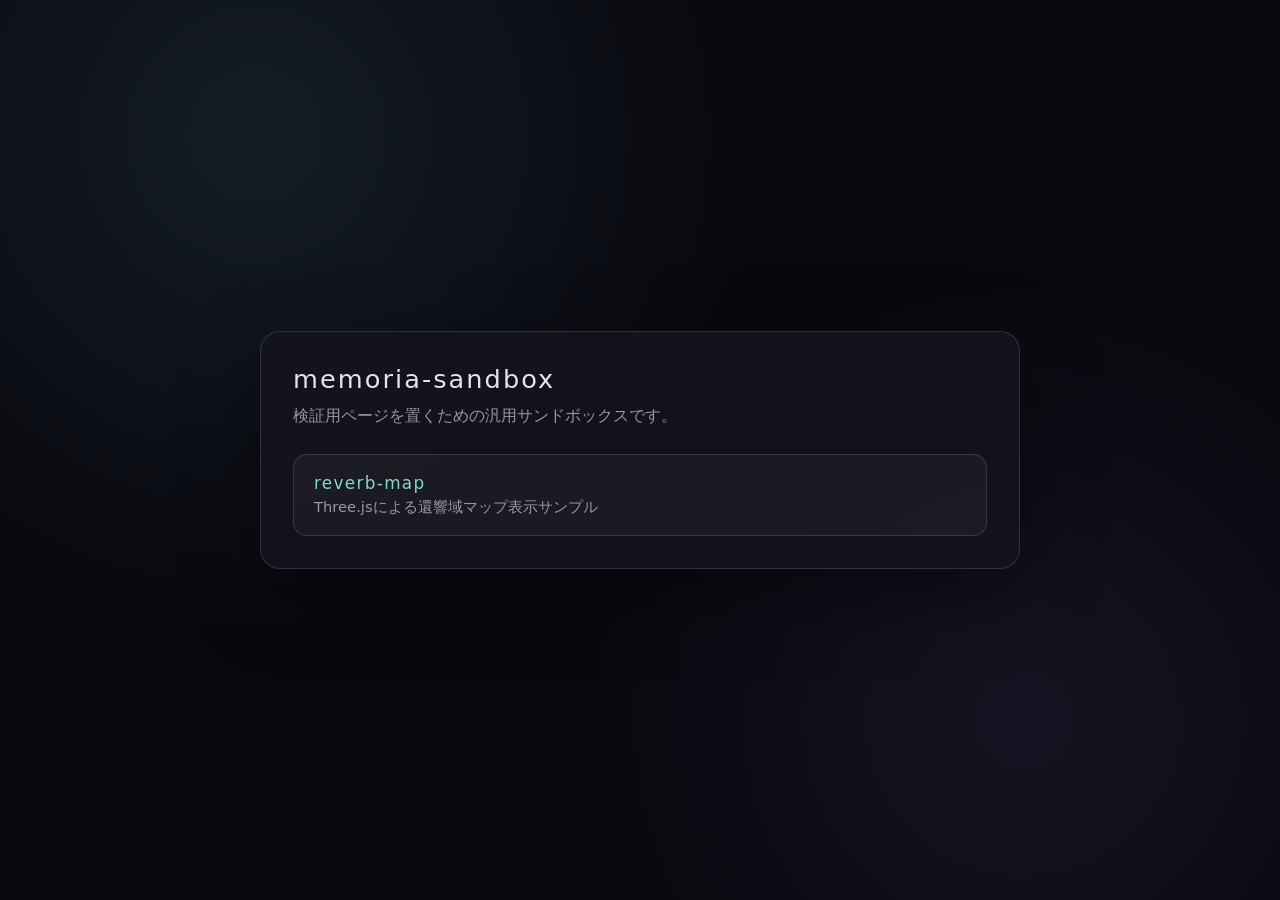
<file: index.html>
<!DOCTYPE html>
<html lang="ja">
<head>
  <meta charset="UTF-8">
  <meta name="viewport" content="width=device-width, initial-scale=1.0">
  <title>memoria-sandbox</title>
  <style>
    :root {
      color-scheme: dark;
      --bg: #08080d;
      --surface: rgba(20, 20, 30, 0.86);
      --border: rgba(160, 150, 220, 0.22);
      --text: #e6e2f0;
      --muted: #9a94ad;
      --accent: #85d8c2;
    }

    * { box-sizing: border-box; }

    body {
      margin: 0;
      min-height: 100vh;
      display: grid;
      place-items: center;
      background:
        radial-gradient(circle at 20% 15%, rgba(80, 120, 150, 0.18), transparent 32rem),
        radial-gradient(circle at 80% 80%, rgba(100, 80, 150, 0.16), transparent 28rem),
        var(--bg);
      color: var(--text);
      font-family: system-ui, -apple-system, BlinkMacSystemFont, "Segoe UI", sans-serif;
    }

    main {
      width: min(760px, calc(100vw - 32px));
      padding: 32px;
      border: 1px solid var(--border);
      border-radius: 20px;
      background: var(--surface);
      box-shadow: 0 24px 80px rgba(0, 0, 0, 0.36);
    }

    h1 {
      margin: 0 0 8px;
      font-size: 1.6rem;
      font-weight: 500;
      letter-spacing: 0.08em;
    }

    p {
      margin: 0 0 24px;
      color: var(--muted);
      line-height: 1.8;
    }

    a {
      display: block;
      padding: 18px 20px;
      border: 1px solid var(--border);
      border-radius: 14px;
      color: var(--text);
      text-decoration: none;
      background: rgba(255, 255, 255, 0.035);
      transition: border-color 160ms ease, transform 160ms ease, background 160ms ease;
    }

    a:hover,
    a:focus-visible {
      border-color: rgba(133, 216, 194, 0.7);
      background: rgba(133, 216, 194, 0.08);
      transform: translateY(-1px);
      outline: none;
    }

    .title {
      display: block;
      margin-bottom: 4px;
      color: var(--accent);
      font-size: 1.05rem;
      letter-spacing: 0.08em;
    }

    .desc {
      color: var(--muted);
      font-size: 0.92rem;
    }
  </style>
</head>
<body>
  <main>
    <h1>memoria-sandbox</h1>
    <p>検証用ページを置くための汎用サンドボックスです。</p>

    <a href="./reverb-map/">
      <span class="title">reverb-map</span>
      <span class="desc">Three.jsによる還響域マップ表示サンプル</span>
    </a>
  </main>
</body>
</html>
</file>
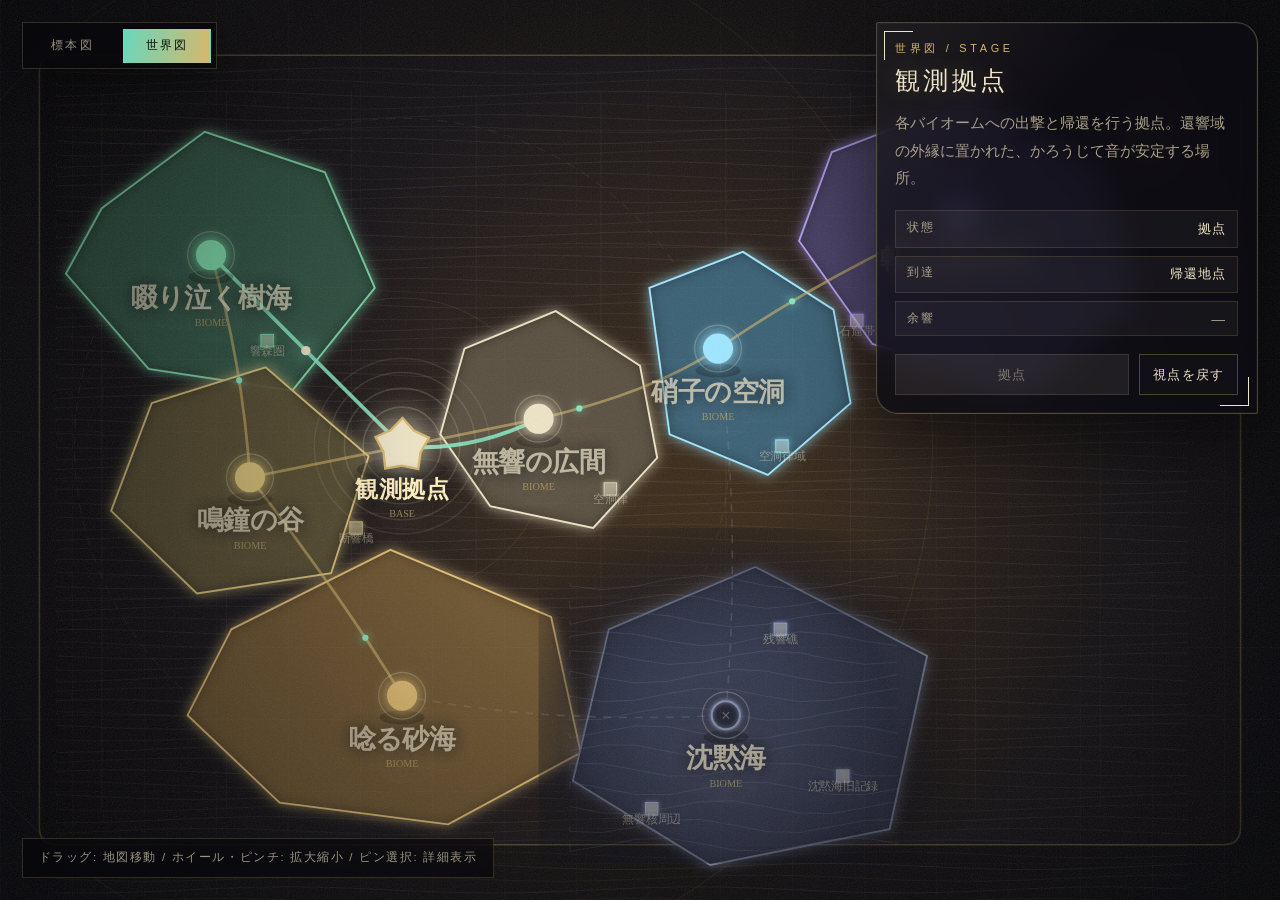
<file: reverb-map/atlas.html>
<!DOCTYPE html>
<html lang="ja">
<head>
  <meta charset="UTF-8" />
  <meta name="viewport" content="width=device-width, initial-scale=1.0" />
  <title>残響録 ワールドマップ案</title>
  <link rel="stylesheet" href="styles.css" />
</head>
<body>
  <main id="app">
    <nav class="map-tabs" aria-label="マップ表示切替">
      <a class="map-tab" href="./">標本図</a>
      <a class="map-tab is-active" href="./atlas.html">世界図</a>
    </nav>

    <canvas id="atlas-canvas" aria-label="還響域ワールドマップ"></canvas>

    <section id="hud" aria-label="選択中のステージ情報" aria-expanded="false">
      <button id="sheet-toggle" type="button" aria-label="ステージ情報を開閉">
        <span class="sheet-grip" aria-hidden="true"></span>
        <span class="sheet-summary">
          <span id="sheet-title">森の共鳴</span>
          <span id="sheet-state">攻略済み</span>
        </span>
      </button>

      <div id="sheet-detail">
        <div class="hud-kicker">世界図 / STAGE</div>
        <h1 id="node-title">森の共鳴</h1>
        <p id="node-desc">響森圏の中心にある安定した共鳴点。周辺の街道がここから分岐する。</p>

        <dl class="stats">
          <div>
            <dt>状態</dt>
            <dd id="node-state">攻略済み</dd>
          </div>
          <div>
            <dt>到達</dt>
            <dd id="node-depth">深度1 / 階層30</dd>
          </div>
          <div>
            <dt>余響</dt>
            <dd id="node-echo">+12</dd>
          </div>
        </dl>

        <div class="actions">
          <button id="deploy-btn" type="button">このステージへ出撃</button>
          <button id="reset-btn" type="button">視点を戻す</button>
        </div>
      </div>
    </section>

    <section id="hint" aria-label="操作説明">
      ドラッグ: 地図移動 / ホイール・ピンチ: 拡大縮小 / ピン選択: 詳細表示
    </section>
  </main>

  <script type="module" src="atlas.js"></script>
</body>
</html>
</file>
<file: reverb-map/styles.css>
* { box-sizing: border-box; }

:root {
  --bg: #040408;
  --surface: rgba(12, 11, 18, .78);
  --surface-strong: rgba(20, 17, 24, .95);
  --border: rgba(197, 178, 126, .34);
  --text: #eee4c7;
  --muted: #a99f89;
  --accent: #86e7bf;
  --accent2: #d6b86b;
  --danger: #d56b82;
}

html,
body,
#app {
  width: 100%;
  height: 100%;
  margin: 0;
  overflow: hidden;
  background:
    radial-gradient(circle at 50% 42%, rgba(95, 76, 42, .18), transparent 34rem),
    radial-gradient(circle at 18% 22%, rgba(64, 123, 102, .16), transparent 28rem),
    radial-gradient(circle at 80% 76%, rgba(114, 62, 74, .15), transparent 32rem),
    var(--bg);
  color: var(--text);
  font-family: "Yu Mincho", "Hiragino Mincho ProN", "Times New Roman", serif;
}

#app::before {
  content: '';
  position: fixed;
  inset: 0;
  pointer-events: none;
  z-index: 1;
  background:
    linear-gradient(90deg, rgba(255,255,255,.025) 1px, transparent 1px),
    linear-gradient(0deg, rgba(255,255,255,.018) 1px, transparent 1px),
    radial-gradient(circle at center, transparent 42%, rgba(0,0,0,.55) 100%);
  background-size: 72px 72px, 72px 72px, auto;
  mix-blend-mode: screen;
  opacity: .42;
}

#app::after {
  content: '';
  position: fixed;
  inset: 0;
  pointer-events: none;
  z-index: 2;
  opacity: .11;
  background-image: url("data:image/svg+xml,%3Csvg xmlns='http://www.w3.org/2000/svg' width='180' height='180'%3E%3Cfilter id='n'%3E%3CfeTurbulence type='fractalNoise' baseFrequency='.8' numOctaves='3' stitchTiles='stitch'/%3E%3C/filter%3E%3Crect width='180' height='180' filter='url(%23n)' opacity='.95'/%3E%3C/svg%3E");
}

#map-canvas,
#atlas-canvas {
  position: fixed;
  inset: 0;
  width: 100%;
  height: 100%;
  display: block;
  z-index: 0;
}

.map-tabs {
  position: fixed;
  top: 1.4rem;
  left: 1.4rem;
  z-index: 5;
  display: flex;
  gap: .4rem;
  padding: .32rem;
  background: rgba(5, 5, 10, .62);
  border: 1px solid rgba(214, 184, 107, .22);
  backdrop-filter: blur(12px);
  box-shadow: 0 14px 42px rgba(0, 0, 0, .38);
}

.map-tab {
  min-width: 5.5rem;
  padding: .55rem .9rem;
  color: rgba(238, 228, 199, .62);
  text-decoration: none;
  text-align: center;
  border: 1px solid transparent;
  font-family: "Hiragino Kaku Gothic ProN", "Yu Gothic", sans-serif;
  font-size: .72rem;
  letter-spacing: .18em;
}

.map-tab:hover,
.map-tab:focus-visible {
  color: var(--text);
  border-color: rgba(214, 184, 107, .34);
  outline: none;
}

.map-tab.is-active {
  color: #06110d;
  background: linear-gradient(100deg, #69d7bd, #d6b86b);
  border-color: transparent;
}

#hud {
  position: fixed;
  top: 1.4rem;
  right: 1.4rem;
  width: min(382px, calc(100vw - 2.8rem));
  padding: 1.15rem;
  z-index: 4;
  background:
    linear-gradient(135deg, rgba(238, 228, 199, .08), transparent 34%),
    var(--surface);
  border: 1px solid var(--border);
  border-radius: 2px 22px 2px 22px;
  box-shadow: 0 24px 72px rgba(0, 0, 0, .52), inset 0 0 0 1px rgba(255,255,255,.035);
  backdrop-filter: blur(15px) saturate(1.08);
}

#hud::before,
#hud::after {
  content: '';
  position: absolute;
  width: 28px;
  height: 28px;
  pointer-events: none;
  border-color: rgba(214, 184, 107, .74);
}

#hud::before {
  top: .48rem;
  left: .48rem;
  border-top: 1px solid;
  border-left: 1px solid;
}

#hud::after {
  right: .48rem;
  bottom: .48rem;
  border-right: 1px solid;
  border-bottom: 1px solid;
}

#sheet-toggle { display: none; }

.hud-kicker {
  color: var(--accent2);
  font-size: .68rem;
  letter-spacing: .34em;
  margin-bottom: .5rem;
  font-family: "Hiragino Kaku Gothic ProN", "Yu Gothic", sans-serif;
}

h1 {
  font-size: 1.55rem;
  font-weight: 500;
  letter-spacing: .14em;
  margin: 0 0 .8rem;
  text-shadow: 0 0 24px rgba(214, 184, 107, .22);
}

p {
  color: var(--muted);
  line-height: 1.9;
  margin: 0 0 1.05rem;
  font-size: .92rem;
}

.stats {
  display: grid;
  grid-template-columns: 1fr;
  gap: .48rem;
  margin: 0 0 1.1rem;
}

.stats div {
  display: flex;
  justify-content: space-between;
  gap: 1rem;
  padding: .55rem .7rem;
  background: rgba(255, 244, 205, .035);
  border: 1px solid rgba(214, 184, 107, .16);
}

dt {
  color: var(--muted);
  font-size: .72rem;
  letter-spacing: .18em;
  font-family: "Hiragino Kaku Gothic ProN", "Yu Gothic", sans-serif;
}

dd {
  margin: 0;
  color: var(--text);
  font-size: .84rem;
  letter-spacing: .08em;
}

.actions {
  display: flex;
  gap: .65rem;
}

button {
  border: 1px solid rgba(214, 184, 107, .3);
  background: var(--surface-strong);
  color: var(--text);
  padding: .66rem .82rem;
  cursor: pointer;
  letter-spacing: .09em;
  font-family: "Hiragino Kaku Gothic ProN", "Yu Gothic", sans-serif;
  transition: transform .18s ease, border-color .18s ease, filter .18s ease;
}

button:hover,
button:focus {
  border-color: var(--accent2);
  transform: translateY(-1px);
  outline: none;
}

#deploy-btn {
  flex: 1;
  color: #06110d;
  background: linear-gradient(100deg, #69d7bd, #d6b86b);
  border-color: transparent;
  box-shadow: 0 0 28px rgba(105, 215, 189, .16);
}

#deploy-btn:disabled {
  color: rgba(238, 228, 199, .44);
  background: rgba(238, 228, 199, .08);
  border-color: rgba(238, 228, 199, .12);
  box-shadow: none;
}

#hint {
  position: fixed;
  left: 1.4rem;
  bottom: 1.4rem;
  z-index: 4;
  padding: .72rem .95rem;
  color: rgba(238, 228, 199, .64);
  background: rgba(5, 5, 10, .56);
  border: 1px solid rgba(214, 184, 107, .2);
  backdrop-filter: blur(9px);
  font-size: .72rem;
  letter-spacing: .14em;
  font-family: "Hiragino Kaku Gothic ProN", "Yu Gothic", sans-serif;
}

@media (max-width: 720px) {
  .map-tabs {
    left: .8rem;
    top: calc(.8rem + env(safe-area-inset-top));
    gap: .25rem;
    padding: .24rem;
  }

  .map-tab {
    min-width: auto;
    padding: .42rem .58rem;
    font-size: .62rem;
    letter-spacing: .12em;
  }

  #hud {
    left: .8rem;
    right: .8rem;
    top: auto;
    bottom: calc(.8rem + env(safe-area-inset-bottom));
    width: auto;
    padding: 0;
    overflow: hidden;
    border-radius: 20px 20px 12px 12px;
  }

  #hud::before,
  #hud::after { display: none; }

  #sheet-toggle {
    display: block;
    width: 100%;
    padding: .62rem .9rem .72rem;
    border: 0;
    background: transparent;
    color: var(--text);
    text-align: left;
  }

  .sheet-grip {
    display: block;
    width: 42px;
    height: 4px;
    margin: 0 auto .58rem;
    border-radius: 999px;
    background: rgba(238, 228, 199, .34);
  }

  .sheet-summary {
    display: flex;
    align-items: center;
    justify-content: space-between;
    gap: .8rem;
  }

  #sheet-title {
    min-width: 0;
    overflow: hidden;
    text-overflow: ellipsis;
    white-space: nowrap;
    color: var(--text);
    font-size: 1rem;
    letter-spacing: .1em;
  }

  #sheet-state {
    flex: 0 0 auto;
    color: var(--accent);
    font-size: .72rem;
    letter-spacing: .08em;
  }

  #sheet-detail {
    display: none;
    padding: 0 .9rem .9rem;
  }

  #hud.is-expanded #sheet-detail { display: block; }

  #hud.is-expanded {
    max-height: min(64svh, 430px);
    overflow: auto;
  }

  .hud-kicker {
    font-size: .62rem;
    margin-bottom: .22rem;
  }

  h1 { display: none; }

  p {
    line-height: 1.62;
    margin-bottom: .7rem;
    font-size: .86rem;
  }

  .stats {
    grid-template-columns: repeat(3, minmax(0, 1fr));
    gap: .4rem;
    margin-bottom: .75rem;
  }

  .stats div {
    display: block;
    min-width: 0;
    padding: .48rem .5rem;
  }

  dt {
    margin-bottom: .22rem;
    font-size: .62rem;
  }

  dd {
    font-size: .7rem;
    white-space: nowrap;
    overflow: hidden;
    text-overflow: ellipsis;
  }

  .actions { gap: .45rem; }

  button {
    padding: .62rem .64rem;
    font-size: .76rem;
  }

  #reset-btn { flex: 0 0 auto; }

  #hint {
    left: .8rem;
    right: auto;
    top: calc(3.7rem + env(safe-area-inset-top));
    bottom: auto;
    max-width: calc(100vw - 1.6rem);
    padding: .45rem .62rem;
    border-radius: 999px;
    font-size: .62rem;
    line-height: 1.4;
    background: rgba(5, 5, 10, .44);
  }
}

@media (max-width: 420px) {
  #hud.is-expanded { max-height: min(58svh, 390px); }

  .stats { grid-template-columns: 1fr 1fr; }

  .stats div:first-child { grid-column: 1 / -1; }
}
</file>
